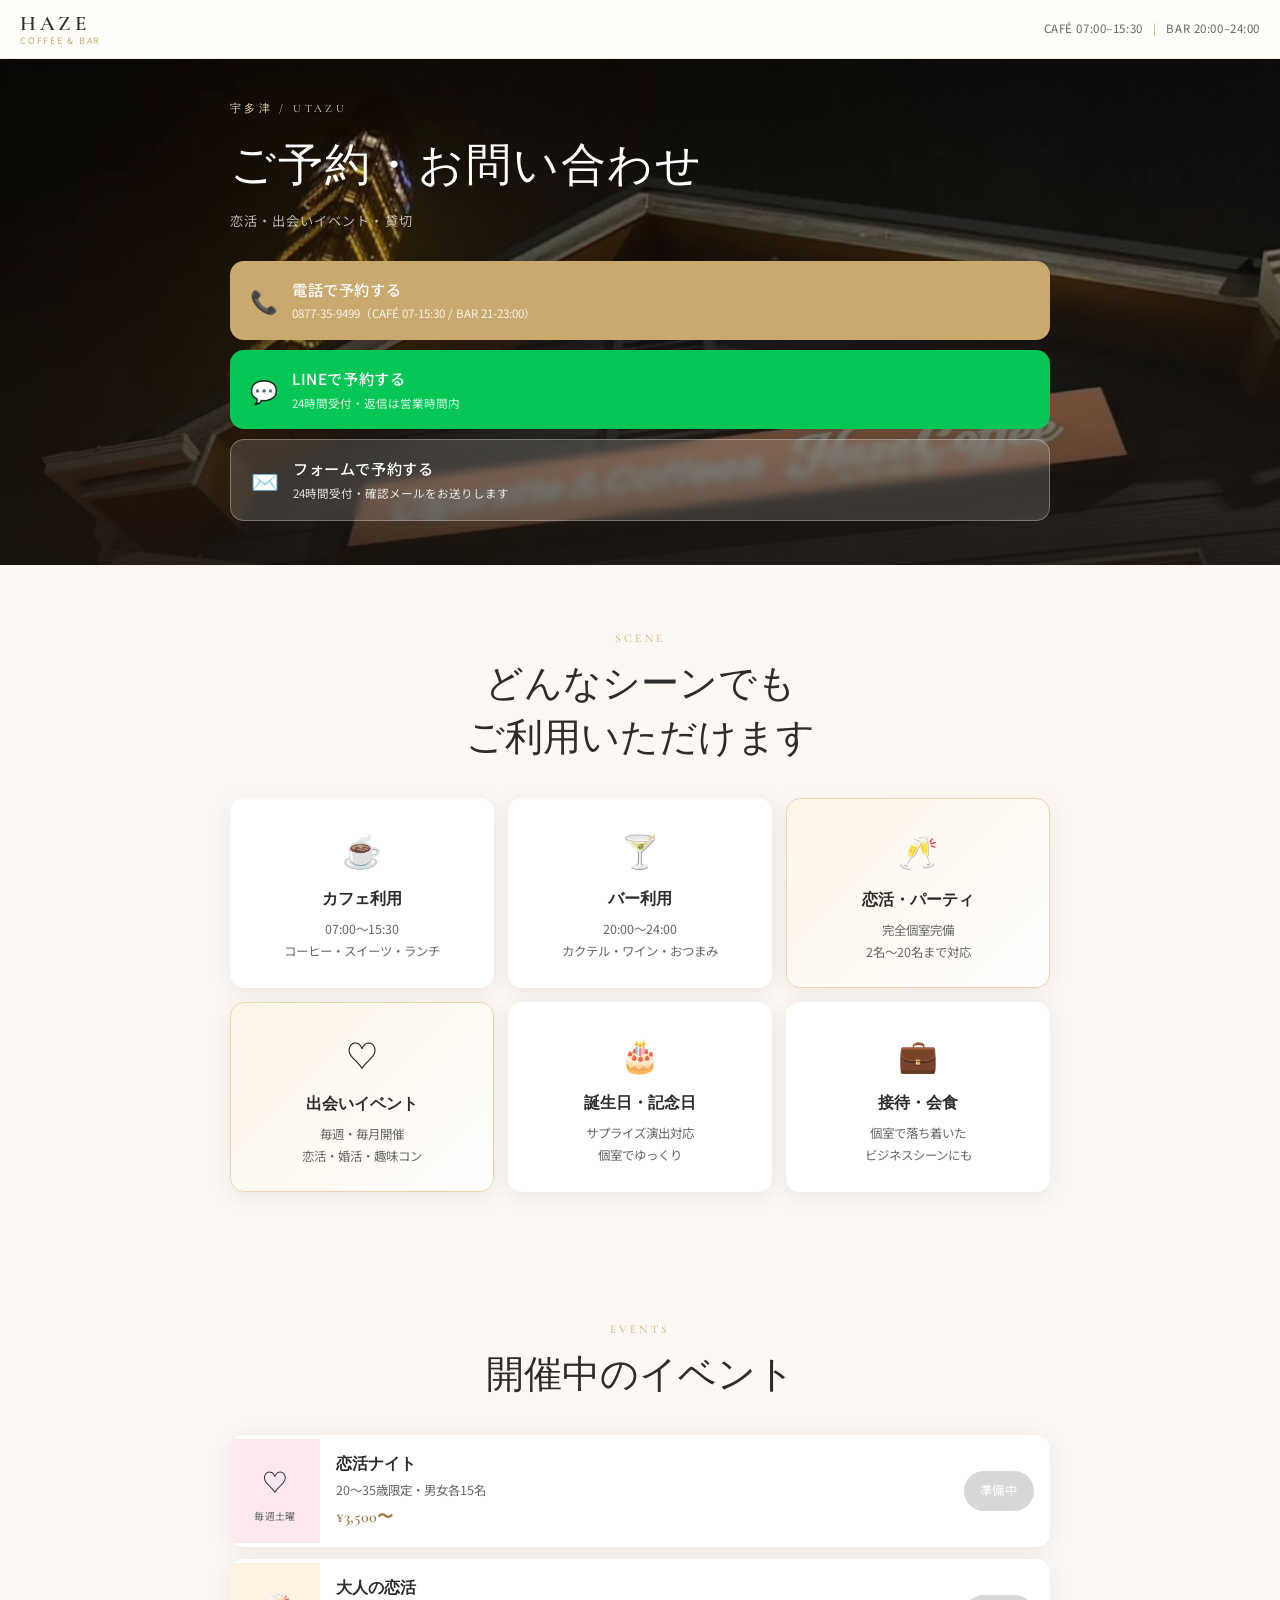
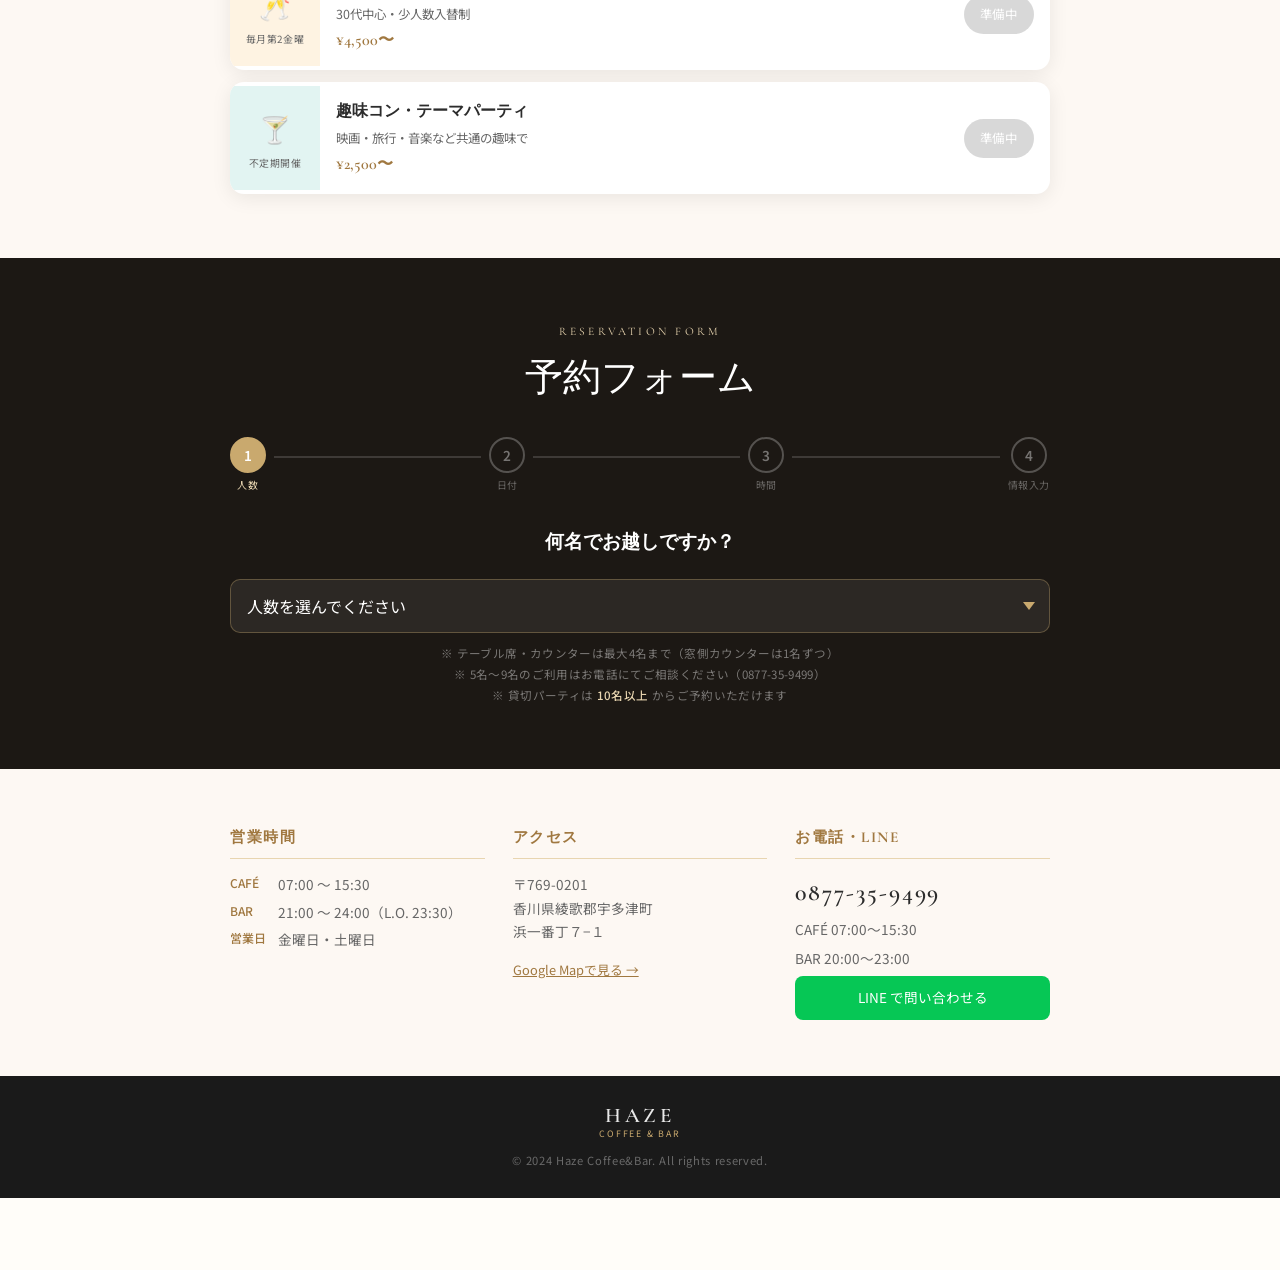
<file: lp.html>
<!DOCTYPE html>
<html lang="ja">
<head>
  <meta charset="UTF-8">
  <meta name="viewport" content="width=device-width, initial-scale=1.0">
  <title>ご予約 | Haze Coffee&Bar</title>
  <meta name="description" content="Haze Coffee&Bar のご予約はこちら。恋活・出会いイベント・貸切など、お気軽にご予約ください。">
  <link rel="stylesheet" href="lp.css">
  <link rel="preconnect" href="https://fonts.googleapis.com">
  <link rel="preconnect" href="https://fonts.gstatic.com" crossorigin>
  <link href="https://fonts.googleapis.com/css2?family=Cormorant+Garamond:wght@300;400;600&family=Noto+Sans+JP:wght@300;400;500&display=swap" rel="stylesheet">
</head>
<body>

  <!-- ===== HEADER ===== -->
  <header class="lp-header">
    <a href="index.html" class="lp-logo">
      <span class="logo-main">HAZE</span>
      <span class="logo-sub">COFFEE &amp; BAR</span>
    </a>
    <div class="lp-header__hours">
      <span>CAFÉ 07:00–15:30</span>
      <span class="sep">|</span>
      <span>BAR 20:00–24:00</span>
    </div>
  </header>

  <!-- ===== HERO ===== -->
  <section class="lp-hero">
    <div class="lp-hero__img-wrap">
      <img src="images/img02_exterior.jpg" alt="外観・看板" class="lp-hero__img">
      <div class="lp-hero__overlay"></div>
    </div>
    <div class="lp-hero__content">
      <p class="lp-hero__eyebrow">宇多津 / UTAZU</p>
      <h1 class="lp-hero__title">ご予約・お問い合わせ</h1>
      <p class="lp-hero__sub">恋活・出会いイベント・貸切</p>
      <div class="lp-hero__cta-group">
        <a href="tel:0877-35-9499" class="cta-btn cta-btn--phone">
          <span class="cta-btn__icon">📞</span>
          <span class="cta-btn__text">
            <span class="cta-btn__label">電話で予約する</span>
            <span class="cta-btn__note">0877-35-9499（CAFÉ 07-15:30 / BAR 21-23:00）</span>
          </span>
        </a>
        <a href="#" class="cta-btn cta-btn--line">
          <span class="cta-btn__icon">💬</span>
          <span class="cta-btn__text">
            <span class="cta-btn__label">LINEで予約する</span>
            <span class="cta-btn__note">24時間受付・返信は営業時間内</span>
          </span>
        </a>
        <a href="#form" class="cta-btn cta-btn--form">
          <span class="cta-btn__icon">✉️</span>
          <span class="cta-btn__text">
            <span class="cta-btn__label">フォームで予約する</span>
            <span class="cta-btn__note">24時間受付・確認メールをお送りします</span>
          </span>
        </a>
      </div>
    </div>
  </section>

  <!-- ===== USAGE SCENE ===== -->
  <section class="lp-scene">
    <div class="lp-container">
      <p class="lp-label">SCENE</p>
      <h2 class="lp-title">どんなシーンでも<br>ご利用いただけます</h2>
      <div class="scene-grid">
        <div class="scene-card">
          <div class="scene-card__icon">☕</div>
          <h3>カフェ利用</h3>
          <p>07:00〜15:30<br>コーヒー・スイーツ・ランチ</p>
        </div>
        <div class="scene-card">
          <div class="scene-card__icon">🍸</div>
          <h3>バー利用</h3>
          <p>20:00〜24:00<br>カクテル・ワイン・おつまみ</p>
        </div>
        <div class="scene-card highlight">
          <div class="scene-card__icon">🥂</div>
          <h3>恋活・パーティ</h3>
          <p>完全個室完備<br>2名〜20名まで対応</p>
        </div>
        <div class="scene-card highlight">
          <div class="scene-card__icon">♡</div>
          <h3>出会いイベント</h3>
          <p>毎週・毎月開催<br>恋活・婚活・趣味コン</p>
        </div>
        <div class="scene-card">
          <div class="scene-card__icon">🎂</div>
          <h3>誕生日・記念日</h3>
          <p>サプライズ演出対応<br>個室でゆっくり</p>
        </div>
        <div class="scene-card">
          <div class="scene-card__icon">💼</div>
          <h3>接待・会食</h3>
          <p>個室で落ち着いた<br>ビジネスシーンにも</p>
        </div>
      </div>
    </div>
  </section>

  <!-- ===== EVENTS ===== -->
  <section class="lp-events">
    <div class="lp-container">
      <p class="lp-label">EVENTS</p>
      <h2 class="lp-title">開催中のイベント</h2>
      <div class="event-list">
        <div class="event-item">
          <div class="event-item__left pink-bg">
            <span class="event-emoji">♡</span>
            <span class="event-freq">毎週土曜</span>
          </div>
          <div class="event-item__right">
            <h3>恋活ナイト</h3>
            <p>20〜35歳限定・男女各15名</p>
            <span class="event-price">¥3,500〜</span>
          </div>
          <a href="javascript:void(0)" class="event-apply btn--coming-soon">準備中</a>
        </div>
        <div class="event-item">
          <div class="event-item__left amber-bg">
            <span class="event-emoji">🥂</span>
            <span class="event-freq">毎月第2金曜</span>
          </div>
          <div class="event-item__right">
            <h3>大人の恋活</h3>
            <p>30代中心・少人数入替制</p>
            <span class="event-price">¥4,500〜</span>
          </div>
          <a href="javascript:void(0)" class="event-apply btn--coming-soon">準備中</a>
        </div>
        <div class="event-item">
          <div class="event-item__left teal-bg">
            <span class="event-emoji">🍸</span>
            <span class="event-freq">不定期開催</span>
          </div>
          <div class="event-item__right">
            <h3>趣味コン・テーマパーティ</h3>
            <p>映画・旅行・音楽など共通の趣味で</p>
            <span class="event-price">¥2,500〜</span>
          </div>
          <a href="javascript:void(0)" class="event-apply btn--coming-soon">準備中</a>
        </div>
      </div>
    </div>
  </section>

  <!-- ===== FORM ===== -->
  <section class="lp-form" id="form">
    <div class="lp-container">
      <p class="lp-label light">RESERVATION FORM</p>
      <h2 class="lp-title light">予約フォーム</h2>

      <!-- ステップ表示 -->
      <div class="steps-bar">
        <div class="step-dot active" data-step="1"><span>1</span><small>人数</small></div>
        <div class="step-line"></div>
        <div class="step-dot" data-step="2"><span>2</span><small>日付</small></div>
        <div class="step-line"></div>
        <div class="step-dot" data-step="3"><span>3</span><small>時間</small></div>
        <div class="step-line"></div>
        <div class="step-dot" data-step="4"><span>4</span><small>情報入力</small></div>
      </div>

      <!-- STEP 1：人数＋席タイプ -->
      <div class="step-panel active" id="step1">
        <h3 class="step-title">何名でお越しですか？</h3>

        <select id="guestSelect" class="guest-select">
          <option value="">人数を選んでください</option>
          <option value="1">1名</option>
          <option value="2">2名</option>
          <option value="3">3名</option>
          <option value="4">4名</option>
          <option value="5">5名</option>
          <option value="6">6名</option>
          <option value="7">7名</option>
          <option value="8">8名</option>
          <option value="9">9名</option>
          <option value="10">10名</option>
          <option value="11">11名</option>
          <option value="12">12名</option>
          <option value="13">13名</option>
          <option value="14">14名</option>
          <option value="15">15名</option>
          <option value="16">16名</option>
          <option value="17">17名</option>
          <option value="18">18名</option>
          <option value="19">19名</option>
          <option value="20">20名</option>
        </select>

        <div class="guest-notices">
          <p class="notice-sm">※ テーブル席・カウンターは最大4名まで（窓側カウンターは1名ずつ）</p>
          <p class="notice-sm">※ 5名〜9名のご利用はお電話にてご相談ください（0877-35-9499）</p>
          <p class="notice-sm">※ 貸切パーティは <strong>10名以上</strong> からご予約いただけます</p>
        </div>

        <!-- 席タイプ選択（人数選択後に表示） -->
        <div id="seatTypeGroup" style="display:none">
          <h3 class="step-title" style="margin-top:28px">ご希望の席タイプは？</h3>
          <div class="seat-type-grid">
            <button class="seat-btn" data-type="table">🪑 テーブル席</button>
            <button class="seat-btn" data-type="window_counter">🪟 窓側カウンター</button>
            <button class="seat-btn" data-type="bar_counter">🍺 バーカウンター</button>
          </div>
        </div>
      </div>

      <!-- STEP 2：日付 -->
      <div class="step-panel" id="step2">
        <h3 class="step-title">ご希望の日付を選んでください</h3>
        <input type="date" id="pickDate" class="date-input">
        <p class="step-note">※ 営業日は金曜日・土曜日のみです</p>
        <div class="step-nav">
          <button class="back-btn" onclick="goStep(1)">← 戻る</button>
          <button class="next-btn" id="dateNextBtn" disabled>次へ →</button>
        </div>
      </div>

      <!-- STEP 3：時間 -->
      <div class="step-panel" id="step3">
        <h3 class="step-title">ご希望の時間を選んでください</h3>
        <div id="timeLoading" class="time-loading">空き状況を確認中...</div>
        <div id="timeError" class="time-error" style="display:none"></div>
        <div id="cafeTimes" style="display:none">
          <p class="time-section-label">☕ CAFÉ TIME（07:00〜15:30）</p>
          <div class="time-grid" id="cafeGrid"></div>
        </div>
        <div id="barTimes" style="display:none">
          <p class="time-section-label">🍸 BAR TIME（20:00〜23:30 L.O.）</p>
          <div class="time-grid" id="barGrid"></div>
        </div>
        <div class="step-nav">
          <button class="back-btn" onclick="goStep(2)">← 戻る</button>
        </div>
      </div>

      <!-- STEP 4：情報入力 -->
      <div class="step-panel" id="step4">
        <div class="reserve-summary">
          <span id="summaryGuests"></span>
          <span class="sep">｜</span>
          <span id="summaryDate"></span>
          <span class="sep">｜</span>
          <span id="summaryTime"></span>
        </div>

        <form class="lp-reserve-form" id="lpForm" novalidate>
          <input type="hidden" name="guests_num"  id="hiddenGuests">
          <input type="hidden" name="date"         id="hiddenDate">
          <input type="hidden" name="time"         id="hiddenTime">
          <input type="hidden" name="purpose"      id="hiddenPurpose" value="cafe">
          <input type="hidden" name="seat_type"    id="hiddenSeatType" value="table">

          <!-- バー時間帯のみ表示：利用目的（任意） -->
          <div class="lp-form-group" id="barPurposeGroup" style="display:none">
            <label>ご利用目的（任意）</label>
            <div class="purpose-grid bar-purpose-grid">
              <label class="purpose-btn purpose-btn--disabled"><input type="radio" name="barPurpose" value="goukon" disabled><span>恋活<br><small class="coming-tag">準備中</small></span></label>
              <label class="purpose-btn"><input type="radio" name="barPurpose" value="event"><span>イベント参加</span></label>
              <label class="purpose-btn"><input type="radio" name="barPurpose" value="party"><span>貸切パーティ</span></label>
            </div>
            <p class="purpose-note">※ 未選択の場合は通常のバー利用となります</p>
          </div>

          <div class="lp-form-row">
            <div class="lp-form-group">
              <label>お名前 <span class="req">*</span></label>
              <input type="text" name="name" placeholder="山田 太郎" required>
            </div>
            <div class="lp-form-group">
              <label>電話番号 <span class="req">*</span></label>
              <input type="tel" name="phone" placeholder="090-0000-0000" required>
            </div>
          </div>

          <div class="lp-form-group">
            <label>メールアドレス <span class="req">*</span></label>
            <input type="email" name="email" placeholder="example@email.com" required>
          </div>

          <div class="lp-form-group">
            <label>ご要望・ご質問</label>
            <textarea name="message" rows="3" placeholder="アレルギー、サプライズ希望など何でもお気軽に。"></textarea>
          </div>

          <button type="submit" class="lp-submit-btn">予約を確定する</button>
        </form>

        <div class="step-nav" style="margin-top:12px">
          <button class="back-btn" onclick="goStep(3)">← 時間を選び直す</button>
        </div>
      </div>

      <div id="formMessage"></div>
    </div>
  </section>

  <!-- ===== INFO ===== -->
  <section class="lp-info">
    <div class="lp-container">
      <div class="info-grid">
        <div class="info-block">
          <h3>営業時間</h3>
          <dl>
            <dt>CAFÉ</dt><dd>07:00 〜 15:30</dd>
            <dt>BAR</dt><dd>21:00 〜 24:00（L.O. 23:30）</dd>
            <dt>営業日</dt><dd>金曜日・土曜日</dd>
          </dl>
        </div>
        <div class="info-block">
          <h3>アクセス</h3>
          <p>〒769-0201<br>香川県綾歌郡宇多津町<br>浜一番丁７−１</p>
          <a href="https://maps.google.com/maps?q=〒769-0201+香川県綾歌郡宇多津町浜一番丁７−１" target="_blank" rel="noopener" class="map-link">Google Mapで見る →</a>
        </div>
        <div class="info-block">
          <h3>お電話・LINE</h3>
          <a href="tel:0877-35-9499" class="big-phone">0877-35-9499</a>
          <p class="phone-note">CAFÉ 07:00〜15:30</p>
          <p class="phone-note">BAR 20:00〜23:00</p>
          <a href="#" class="line-btn">LINE で問い合わせる</a>
        </div>
      </div>
    </div>
  </section>

  <!-- ===== FOOTER ===== -->
  <footer class="lp-footer">
    <a href="index.html" class="lp-footer__logo">
      <span class="logo-main">HAZE</span>
      <span class="logo-sub">COFFEE &amp; BAR</span>
    </a>
    <p class="lp-footer__copy">&copy; 2024 Haze Coffee&amp;Bar. All rights reserved.</p>
  </footer>

  <!-- ===== FIXED CTA (スマホ用) ===== -->
  <div class="fixed-cta">
    <a href="tel:03-0000-0000" class="fixed-cta__btn fixed-cta__phone">📞 電話</a>
    <a href="#" class="fixed-cta__btn fixed-cta__line">💬 LINE</a>
    <a href="#form" class="fixed-cta__btn fixed-cta__form">✉ 予約フォーム</a>
  </div>

  <script src="lp.js"></script>
</body>
</html>
</file>
<file: lp.css>
/* ===== RESET & BASE ===== */
*, *::before, *::after { box-sizing: border-box; margin: 0; padding: 0; }

:root {
  --cream: #fdf8f3;
  --warm-white: #fffdf9;
  --gold: #c9a96e;
  --gold-dark: #a07840;
  --gold-light: #e8d5b0;
  --charcoal: #2c2c2c;
  --dark: #1a1a1a;
  --dark-bar: #1c1814;
  --mid-gray: #666;
  --light-gray: #f5f0ea;
  --pink: #e8758a;
  --pink-light: #fce8ed;
  --amber: #d4870a;
  --amber-light: #fef3e2;
  --teal: #3a8f85;
  --teal-light: #e2f4f2;
  --font-serif: 'Cormorant Garamond', Georgia, serif;
  --font-sans: 'Noto Sans JP', sans-serif;
  --transition: 0.3s ease;
  --shadow: 0 4px 20px rgba(0,0,0,0.08);
  --shadow-hover: 0 8px 32px rgba(0,0,0,0.14);
  --radius: 14px;
}

html { scroll-behavior: smooth; font-size: 16px; }
body {
  font-family: var(--font-sans);
  color: var(--charcoal);
  background: var(--warm-white);
  line-height: 1.7;
  overflow-x: hidden;
  padding-bottom: 72px; /* fixed CTAの高さ分 */
}
a { color: inherit; text-decoration: none; }
img { max-width: 100%; display: block; }

/* ===== CONTAINER ===== */
.lp-container {
  max-width: 860px;
  margin: 0 auto;
  padding: 0 20px;
}

/* ===== LABEL & TITLE ===== */
.lp-label {
  font-family: var(--font-serif);
  font-size: 0.72rem;
  letter-spacing: 0.28em;
  color: var(--gold);
  text-transform: uppercase;
  margin-bottom: 10px;
}
.lp-label.light { color: var(--gold-light); }

.lp-title {
  font-family: var(--font-serif);
  font-size: clamp(1.7rem, 4vw, 2.4rem);
  font-weight: 400;
  line-height: 1.4;
  color: var(--charcoal);
  margin-bottom: 32px;
}
.lp-title.light { color: #fff; }

/* ===== LOGO ===== */
.logo-main {
  font-family: var(--font-serif);
  font-size: 1.3rem;
  font-weight: 600;
  letter-spacing: 0.18em;
}
.logo-sub {
  font-size: 0.55rem;
  letter-spacing: 0.2em;
  color: var(--gold);
  display: block;
}

/* ===== HEADER ===== */
.lp-header {
  position: sticky;
  top: 0;
  z-index: 100;
  background: rgba(255,253,249,0.95);
  backdrop-filter: blur(10px);
  border-bottom: 1px solid rgba(201,169,110,0.15);
  padding: 12px 20px;
  display: flex;
  align-items: center;
  justify-content: space-between;
  gap: 16px;
}
.lp-logo { display: flex; flex-direction: column; line-height: 1.15; }
.lp-logo .logo-main { color: var(--charcoal); }

.lp-header__hours {
  display: flex;
  gap: 10px;
  font-size: 0.72rem;
  color: var(--mid-gray);
  letter-spacing: 0.05em;
  white-space: nowrap;
}
.lp-header__hours .sep { color: var(--gold); }

/* ===== HERO ===== */
.lp-hero {
  position: relative;
  min-height: 500px;
  display: flex;
  align-items: flex-end;
}

.lp-hero__img-wrap {
  position: absolute;
  inset: 0;
  overflow: hidden;
}
.lp-hero__img {
  width: 100%;
  height: 100%;
  object-fit: cover;
  object-position: center 40%;
}
.lp-hero__overlay {
  position: absolute;
  inset: 0;
  background: linear-gradient(to top, rgba(26,20,14,0.85) 0%, rgba(26,20,14,0.3) 60%, transparent 100%);
}

.lp-hero__content {
  position: relative;
  z-index: 2;
  width: 100%;
  max-width: 860px;
  margin: 0 auto;
  padding: 40px 20px 44px;
}

.lp-hero__eyebrow {
  font-family: var(--font-serif);
  font-size: 0.7rem;
  letter-spacing: 0.3em;
  color: var(--gold-light);
  margin-bottom: 10px;
}
.lp-hero__title {
  font-family: var(--font-serif);
  font-size: clamp(1.8rem, 5vw, 2.8rem);
  font-weight: 400;
  color: #fff;
  margin-bottom: 6px;
  letter-spacing: 0.04em;
}
.lp-hero__sub {
  font-size: 0.82rem;
  color: rgba(255,255,255,0.7);
  letter-spacing: 0.08em;
  margin-bottom: 28px;
}

/* ===== CTA BUTTONS ===== */
.lp-hero__cta-group {
  display: flex;
  flex-direction: column;
  gap: 10px;
}

.cta-btn {
  display: flex;
  align-items: center;
  gap: 14px;
  padding: 16px 20px;
  border-radius: var(--radius);
  transition: all var(--transition);
  cursor: pointer;
}
.cta-btn:hover { transform: translateY(-2px); box-shadow: var(--shadow-hover); }

.cta-btn--phone {
  background: var(--gold);
  color: #fff;
}
.cta-btn--phone:hover { background: var(--gold-dark); }

.cta-btn--line {
  background: #06c755;
  color: #fff;
}
.cta-btn--line:hover { background: #05a847; }

.cta-btn--form {
  background: rgba(255,255,255,0.15);
  color: #fff;
  border: 1px solid rgba(255,255,255,0.3);
  backdrop-filter: blur(4px);
}
.cta-btn--form:hover { background: rgba(255,255,255,0.25); }

.cta-btn__icon { font-size: 1.4rem; flex-shrink: 0; }
.cta-btn__text { display: flex; flex-direction: column; gap: 2px; }
.cta-btn__label { font-weight: 500; font-size: 0.95rem; letter-spacing: 0.04em; }
.cta-btn__note { font-size: 0.72rem; opacity: 0.85; }

/* ===== SCENE ===== */
.lp-scene {
  padding: 64px 0;
  background: var(--cream);
  text-align: center;
}

.scene-grid {
  display: grid;
  grid-template-columns: repeat(3, 1fr);
  gap: 14px;
}

.scene-card {
  background: #fff;
  border-radius: var(--radius);
  padding: 24px 16px;
  box-shadow: var(--shadow);
  transition: transform var(--transition), box-shadow var(--transition);
}
.scene-card:hover { transform: translateY(-4px); box-shadow: var(--shadow-hover); }
.scene-card.highlight {
  background: linear-gradient(135deg, #fdf5e8 0%, #fff 100%);
  border: 1.5px solid var(--gold-light);
}

.scene-card__icon { font-size: 2rem; margin-bottom: 10px; }
.scene-card h3 {
  font-family: var(--font-serif);
  font-size: 1rem;
  font-weight: 600;
  margin-bottom: 6px;
  color: var(--charcoal);
}
.scene-card p {
  font-size: 0.78rem;
  color: var(--mid-gray);
  line-height: 1.7;
}

/* ===== PRIVATE ===== */
.lp-private {
  padding: 64px 0;
  background: var(--warm-white);
  text-align: center;
}

.room-list {
  display: flex;
  flex-direction: column;
  gap: 20px;
}

.room-item {
  display: grid;
  grid-template-columns: 200px 1fr;
  gap: 0;
  background: #fff;
  border-radius: var(--radius);
  overflow: hidden;
  box-shadow: var(--shadow);
  text-align: left;
  position: relative;
  transition: box-shadow var(--transition);
}
.room-item:hover { box-shadow: var(--shadow-hover); }
.room-item--featured { border: 2px solid var(--gold); }

.room-popular {
  position: absolute;
  top: 12px; left: 12px;
  background: var(--gold);
  color: #fff;
  font-size: 0.68rem;
  letter-spacing: 0.06em;
  padding: 3px 10px;
  border-radius: 50px;
  font-weight: 500;
  z-index: 2;
}

.room-item img {
  width: 200px;
  height: 100%;
  object-fit: cover;
}

.room-item__body {
  padding: 20px;
  display: flex;
  flex-direction: column;
  justify-content: center;
  gap: 6px;
}

.room-badge {
  display: inline-block;
  background: var(--light-gray);
  color: var(--gold-dark);
  font-size: 0.7rem;
  letter-spacing: 0.08em;
  padding: 3px 10px;
  border-radius: 50px;
  width: fit-content;
}

.room-item h3 {
  font-family: var(--font-serif);
  font-size: 1.15rem;
  color: var(--charcoal);
}
.room-item p {
  font-size: 0.82rem;
  color: var(--mid-gray);
  line-height: 1.7;
}

.room-cta {
  display: inline-block;
  margin-top: 8px;
  padding: 9px 20px;
  border-radius: 50px;
  border: 1.5px solid var(--charcoal);
  font-size: 0.78rem;
  letter-spacing: 0.06em;
  color: var(--charcoal);
  width: fit-content;
  transition: all var(--transition);
}
.room-cta:hover { background: var(--charcoal); color: #fff; }
.room-cta--gold {
  background: var(--gold);
  color: #fff;
  border-color: var(--gold);
}
.room-cta--gold:hover { background: var(--gold-dark); border-color: var(--gold-dark); }

/* ===== EVENTS ===== */
.lp-events {
  padding: 64px 0;
  background: var(--cream);
  text-align: center;
}

.event-list {
  display: flex;
  flex-direction: column;
  gap: 12px;
}

.event-item {
  background: #fff;
  border-radius: var(--radius);
  overflow: hidden;
  display: flex;
  align-items: center;
  box-shadow: var(--shadow);
  transition: box-shadow var(--transition);
}
.event-item:hover { box-shadow: var(--shadow-hover); }

.event-item__left {
  width: 90px;
  flex-shrink: 0;
  display: flex;
  flex-direction: column;
  align-items: center;
  justify-content: center;
  padding: 20px 10px;
  gap: 6px;
}
.pink-bg { background: var(--pink-light); }
.amber-bg { background: var(--amber-light); }
.teal-bg { background: var(--teal-light); }

.event-emoji { font-size: 1.6rem; }
.event-freq { font-size: 0.62rem; color: var(--mid-gray); letter-spacing: 0.04em; text-align: center; line-height: 1.4; }

.event-item__right {
  flex: 1;
  padding: 16px;
  text-align: left;
}
.event-item h3 {
  font-family: var(--font-serif);
  font-size: 1rem;
  font-weight: 600;
  margin-bottom: 2px;
}
.event-item p { font-size: 0.78rem; color: var(--mid-gray); }
.event-price {
  font-family: var(--font-serif);
  font-size: 1rem;
  font-weight: 600;
  color: var(--gold-dark);
}

.event-apply {
  flex-shrink: 0;
  margin-right: 16px;
  padding: 9px 16px;
  background: var(--gold);
  color: #fff;
  border-radius: 50px;
  font-size: 0.78rem;
  letter-spacing: 0.06em;
  transition: all var(--transition);
  white-space: nowrap;
}
.event-apply:hover { background: var(--gold-dark); transform: translateY(-1px); }

/* ===== FORM ===== */
.lp-form {
  padding: 64px 0;
  background: var(--dark-bar);
  text-align: center;
}

.lp-form__note {
  font-size: 0.8rem;
  color: rgba(255,255,255,0.55);
  margin-bottom: 32px;
  margin-top: -20px;
}

.lp-reserve-form {
  background: rgba(255,255,255,0.05);
  border: 1px solid rgba(201,169,110,0.2);
  border-radius: 20px;
  padding: 32px 28px;
  text-align: left;
}

.lp-form-group { margin-bottom: 20px; }
.lp-form-row {
  display: grid;
  grid-template-columns: 1fr 1fr;
  gap: 16px;
  margin-bottom: 20px;
}

.lp-form-group label {
  display: block;
  font-size: 0.78rem;
  letter-spacing: 0.08em;
  color: rgba(255,255,255,0.65);
  margin-bottom: 8px;
}
.req { color: var(--gold); }

/* Purpose radio grid */
.purpose-grid {
  display: grid;
  grid-template-columns: repeat(3, 1fr);
  gap: 8px;
}
.purpose-btn {
  cursor: pointer;
}
.purpose-btn input { display: none; }
.purpose-btn span {
  display: block;
  padding: 10px 8px;
  border-radius: 8px;
  border: 1.5px solid rgba(201,169,110,0.25);
  font-size: 0.8rem;
  text-align: center;
  color: rgba(255,255,255,0.6);
  transition: all var(--transition);
}
.purpose-btn input:checked + span {
  background: var(--gold);
  border-color: var(--gold);
  color: #fff;
  font-weight: 500;
}
.purpose-btn:hover span { border-color: var(--gold); color: rgba(255,255,255,0.9); }

.lp-form-group input,
.lp-form-group select,
.lp-form-group textarea {
  width: 100%;
  background: rgba(255,255,255,0.07);
  border: 1px solid rgba(201,169,110,0.25);
  border-radius: 8px;
  padding: 12px 14px;
  font-family: var(--font-sans);
  font-size: 0.9rem;
  color: #fff;
  outline: none;
  transition: border-color var(--transition);
}
.lp-form-group input::placeholder,
.lp-form-group textarea::placeholder { color: rgba(255,255,255,0.28); }
.lp-form-group input:focus,
.lp-form-group select:focus,
.lp-form-group textarea:focus { border-color: var(--gold); }
.lp-form-group select option { background: #2c2520; color: #fff; }

.lp-submit-btn {
  width: 100%;
  padding: 16px;
  background: var(--gold);
  color: #fff;
  border: none;
  border-radius: 50px;
  font-family: var(--font-sans);
  font-size: 1rem;
  letter-spacing: 0.1em;
  cursor: pointer;
  transition: all var(--transition);
  font-weight: 500;
}
.lp-submit-btn:hover { background: var(--gold-dark); transform: translateY(-2px); box-shadow: 0 6px 20px rgba(201,169,110,0.4); }

/* ===== INFO ===== */
.lp-info {
  padding: 56px 0;
  background: var(--cream);
}

.info-grid {
  display: grid;
  grid-template-columns: repeat(3, 1fr);
  gap: 28px;
}

.info-block h3 {
  font-family: var(--font-serif);
  font-size: 0.95rem;
  letter-spacing: 0.1em;
  color: var(--gold-dark);
  margin-bottom: 14px;
  padding-bottom: 8px;
  border-bottom: 1px solid var(--gold-light);
}
.info-block dl {
  display: grid;
  grid-template-columns: auto 1fr;
  gap: 4px 12px;
}
.info-block dt { font-size: 0.75rem; color: var(--gold-dark); font-weight: 500; white-space: nowrap; }
.info-block dd { font-size: 0.85rem; color: var(--mid-gray); }
.info-block p { font-size: 0.85rem; color: var(--mid-gray); line-height: 1.7; margin-bottom: 6px; }
.station { font-size: 0.78rem; color: var(--mid-gray); }

.map-link {
  display: inline-block;
  font-size: 0.8rem;
  color: var(--gold-dark);
  text-decoration: underline;
  margin-top: 10px;
  transition: color var(--transition);
}
.map-link:hover { color: var(--charcoal); }

.big-phone {
  display: block;
  font-family: var(--font-serif);
  font-size: 1.5rem;
  font-weight: 600;
  color: var(--charcoal);
  letter-spacing: 0.08em;
  margin-bottom: 4px;
}
.big-phone:hover { color: var(--gold-dark); }
.phone-note { font-size: 0.75rem; color: var(--mid-gray); margin-bottom: 16px; }

.line-btn {
  display: block;
  padding: 10px 16px;
  background: #06c755;
  color: #fff;
  border-radius: 8px;
  font-size: 0.85rem;
  text-align: center;
  transition: background var(--transition);
}
.line-btn:hover { background: #05a847; }

/* ===== FOOTER ===== */
.lp-footer {
  background: var(--dark);
  padding: 28px 20px;
  display: flex;
  flex-direction: column;
  align-items: center;
  gap: 12px;
}
.lp-footer__logo { display: flex; flex-direction: column; align-items: center; line-height: 1.2; }
.lp-footer__logo .logo-main { color: rgba(255,255,255,0.9); }
.lp-footer__copy { font-size: 0.7rem; color: rgba(255,255,255,0.35); letter-spacing: 0.06em; }

/* ===== FIXED CTA ===== */
.fixed-cta {
  position: fixed;
  bottom: 0; left: 0; right: 0;
  z-index: 200;
  display: flex;
  height: 60px;
  box-shadow: 0 -2px 16px rgba(0,0,0,0.15);
}
.fixed-cta__btn {
  flex: 1;
  display: flex;
  align-items: center;
  justify-content: center;
  font-size: 0.8rem;
  font-weight: 500;
  letter-spacing: 0.04em;
  color: #fff;
  transition: opacity var(--transition);
  gap: 6px;
}
.fixed-cta__btn:hover { opacity: 0.9; }
.fixed-cta__phone { background: var(--gold); }
.fixed-cta__line { background: #06c755; }
.fixed-cta__form { background: var(--charcoal); }

/* ===== STEPS BAR ===== */
.steps-bar {
  display: flex;
  align-items: center;
  justify-content: center;
  margin-bottom: 32px;
  gap: 0;
}
.step-dot {
  display: flex;
  flex-direction: column;
  align-items: center;
  gap: 4px;
}
.step-dot span {
  width: 36px; height: 36px;
  border-radius: 50%;
  border: 2px solid rgba(255,255,255,0.25);
  color: rgba(255,255,255,0.4);
  font-size: 0.85rem;
  font-weight: 600;
  display: flex; align-items: center; justify-content: center;
  transition: all 0.3s;
}
.step-dot small {
  font-size: 0.62rem;
  color: rgba(255,255,255,0.35);
  letter-spacing: 0.06em;
}
.step-dot.active span {
  background: var(--gold);
  border-color: var(--gold);
  color: #fff;
}
.step-dot.active small { color: var(--gold-light); }
.step-dot.completed span {
  background: rgba(201,169,110,0.3);
  border-color: var(--gold);
  color: var(--gold-light);
}
.step-line {
  flex: 1; height: 2px;
  background: rgba(255,255,255,0.15);
  margin: 0 8px;
  margin-bottom: 18px;
}

/* ===== STEP PANELS ===== */
.step-panel { display: none; }
.step-panel.active { display: block; animation: fadeIn 0.3s ease; }
@keyframes fadeIn { from { opacity:0; transform:translateY(10px); } to { opacity:1; transform:translateY(0); } }

.step-title {
  font-family: var(--font-serif);
  font-size: 1.2rem;
  color: #fff;
  text-align: center;
  margin-bottom: 20px;
}
.step-note {
  font-size: 0.75rem;
  color: rgba(255,255,255,0.45);
  text-align: center;
  margin-top: 12px;
}
.step-nav {
  display: flex;
  justify-content: flex-start;
  margin-top: 16px;
}
.back-btn {
  background: none;
  border: 1px solid rgba(255,255,255,0.25);
  color: rgba(255,255,255,0.55);
  padding: 8px 18px;
  border-radius: 50px;
  font-size: 0.8rem;
  cursor: pointer;
  transition: all 0.3s;
}
.back-btn:hover { border-color: rgba(255,255,255,0.5); color: #fff; }
.next-btn {
  background: var(--gold);
  border: none;
  color: #fff;
  padding: 12px 28px;
  border-radius: 50px;
  font-size: 0.9rem;
  cursor: pointer;
  font-weight: 500;
  transition: all 0.3s;
  display: block;
  width: 100%;
  margin-top: 16px;
}
.next-btn:disabled { background: rgba(201,169,110,0.3); cursor: not-allowed; }
.next-btn:not(:disabled):hover { background: var(--gold-dark); }

/* ===== GUEST BUTTONS ===== */
.guest-grid {
  display: grid;
  grid-template-columns: repeat(4, 1fr);
  gap: 10px;
}
.guest-btn {
  padding: 18px 10px;
  border-radius: var(--radius);
  border: 1.5px solid rgba(201,169,110,0.3);
  background: rgba(255,255,255,0.05);
  color: rgba(255,255,255,0.7);
  font-size: 1rem;
  font-weight: 500;
  cursor: pointer;
  transition: all 0.25s;
}
.guest-btn:hover { border-color: var(--gold); color: #fff; }
.guest-btn.selected {
  background: var(--gold);
  border-color: var(--gold);
  color: #fff;
}

/* バー目的選択（3択） */
.bar-purpose-grid {
  grid-template-columns: repeat(3, 1fr) !important;
}
.purpose-note {
  font-size: 0.72rem;
  color: rgba(255,255,255,0.4);
  margin-top: 8px;
}
/* 準備中の目的ボタン */
.purpose-btn--disabled {
  opacity: 0.4;
  cursor: not-allowed;
  pointer-events: none;
}
.coming-tag {
  display: block;
  font-size: 0.62rem;
  color: rgba(255,255,255,0.6);
  margin-top: 2px;
}

/* 席タイプ選択ボタン */
.seat-type-grid {
  display: grid;
  grid-template-columns: repeat(2, 1fr);
  gap: 12px;
}
.seat-btn {
  padding: 20px 10px;
  border-radius: var(--radius);
  border: 1.5px solid rgba(201,169,110,0.3);
  background: rgba(255,255,255,0.05);
  color: rgba(255,255,255,0.75);
  font-size: 1rem;
  cursor: pointer;
  transition: all 0.25s;
}
.seat-btn:hover { border-color: var(--gold); color: #fff; }
.seat-btn.selected { background: var(--gold); border-color: var(--gold); color: #fff; }

/* ===== GUEST SELECT (プルダウン) ===== */
.guest-select {
  width: 100%;
  background: rgba(255,255,255,0.07);
  border: 1.5px solid rgba(201,169,110,0.35);
  border-radius: 10px;
  padding: 14px 16px;
  font-family: var(--font-sans);
  font-size: 1rem;
  color: #fff;
  outline: none;
  cursor: pointer;
  transition: border-color 0.3s;
  appearance: none;
  -webkit-appearance: none;
  background-image: url("data:image/svg+xml,%3Csvg xmlns='http://www.w3.org/2000/svg' width='12' height='8' viewBox='0 0 12 8'%3E%3Cpath fill='%23c9a96e' d='M6 8L0 0h12z'/%3E%3C/svg%3E");
  background-repeat: no-repeat;
  background-position: right 14px center;
}
.guest-select:focus { border-color: var(--gold); }
.guest-select option { background: #2c2520; color: #fff; }

/* 注意書き */
.guest-notices {
  margin-top: 12px;
  display: flex;
  flex-direction: column;
  gap: 4px;
}
.notice-sm {
  font-size: 0.72rem;
  color: rgba(255,255,255,0.42);
  letter-spacing: 0.03em;
  line-height: 1.5;
}
.notice-sm strong {
  color: var(--gold-light);
  font-weight: 500;
}

/* ===== DATE INPUT ===== */
.date-input {
  width: 100%;
  background: rgba(255,255,255,0.07);
  border: 1px solid rgba(201,169,110,0.25);
  border-radius: 8px;
  padding: 14px 16px;
  font-size: 1rem;
  color: #fff;
  outline: none;
  transition: border-color 0.3s;
}
.date-input:focus { border-color: var(--gold); }

/* ===== TIME SLOTS ===== */
.time-loading {
  text-align: center;
  color: rgba(255,255,255,0.5);
  font-size: 0.9rem;
  padding: 24px;
  animation: pulse 1.5s infinite;
}
@keyframes pulse { 0%,100%{opacity:1} 50%{opacity:0.4} }

.time-error {
  text-align: center;
  color: #ffaaaa;
  font-size: 0.85rem;
  padding: 16px;
  background: rgba(220,53,69,0.1);
  border-radius: 8px;
  border: 1px solid rgba(220,53,69,0.3);
}

.time-section-label {
  font-size: 0.78rem;
  letter-spacing: 0.1em;
  color: var(--gold-light);
  margin: 16px 0 10px;
}
.time-grid {
  display: grid;
  grid-template-columns: repeat(4, 1fr);
  gap: 8px;
  margin-bottom: 8px;
}
.time-btn {
  padding: 12px 4px;
  border-radius: 8px;
  border: 1.5px solid rgba(201,169,110,0.3);
  background: rgba(255,255,255,0.05);
  color: rgba(255,255,255,0.8);
  font-size: 0.82rem;
  cursor: pointer;
  transition: all 0.2s;
  white-space: pre-line;
  line-height: 1.3;
}
.time-btn:hover:not(:disabled) { border-color: var(--gold); color: #fff; background: rgba(201,169,110,0.1); }
.time-btn.selected { background: var(--gold); border-color: var(--gold); color: #fff; }
.time-btn--full { border-color: rgba(255,255,255,0.1); color: rgba(255,255,255,0.25); cursor: not-allowed; }

/* ===== SUMMARY ===== */
.reserve-summary {
  background: rgba(201,169,110,0.15);
  border: 1px solid rgba(201,169,110,0.35);
  border-radius: 10px;
  padding: 12px 16px;
  text-align: center;
  color: var(--gold-light);
  font-size: 0.9rem;
  margin-bottom: 20px;
  letter-spacing: 0.05em;
}
.reserve-summary .sep { margin: 0 8px; opacity: 0.5; }

/* ===== 準備中ボタン ===== */
/* 有効化するときは lp.html の「btn--coming-soon」を削除し
   「href="javascript:void(0)"」を「href="#form"」に戻してください */
.btn--coming-soon {
  opacity: 0.45 !important;
  cursor: not-allowed !important;
  pointer-events: none !important;
  background: #aaa !important;
  border-color: #aaa !important;
  color: #fff !important;
  position: relative;
}

/* ===== FORM MESSAGE ===== */
.form-message {
  padding: 16px 20px;
  border-radius: 10px;
  font-size: 0.9rem;
  line-height: 1.7;
  margin-bottom: 20px;
  white-space: pre-line;
}
.form-message--success {
  background: rgba(6,199,85,0.15);
  border: 1px solid rgba(6,199,85,0.4);
  color: #d4edda;
}
.form-message--error {
  background: rgba(220,53,69,0.15);
  border: 1px solid rgba(220,53,69,0.4);
  color: #f8d7da;
}

/* ===== RESPONSIVE ===== */
@media (max-width: 768px) {
  .scene-grid { grid-template-columns: repeat(2, 1fr); }
  .room-item { grid-template-columns: 130px 1fr; }
  .room-item img { width: 130px; }
  .info-grid { grid-template-columns: 1fr; gap: 24px; }
  .lp-form-row { grid-template-columns: 1fr; }
  .purpose-grid { grid-template-columns: repeat(2, 1fr); }
  .lp-header__hours { display: none; }
}

@media (max-width: 480px) {
  .scene-grid { grid-template-columns: repeat(2, 1fr); }
  .room-item { grid-template-columns: 1fr; }
  .room-item img { width: 100%; height: 180px; }
  .event-item__left { width: 76px; }
  .lp-reserve-form { padding: 24px 16px; }
  .purpose-grid { grid-template-columns: repeat(2, 1fr); }
}
</file>
